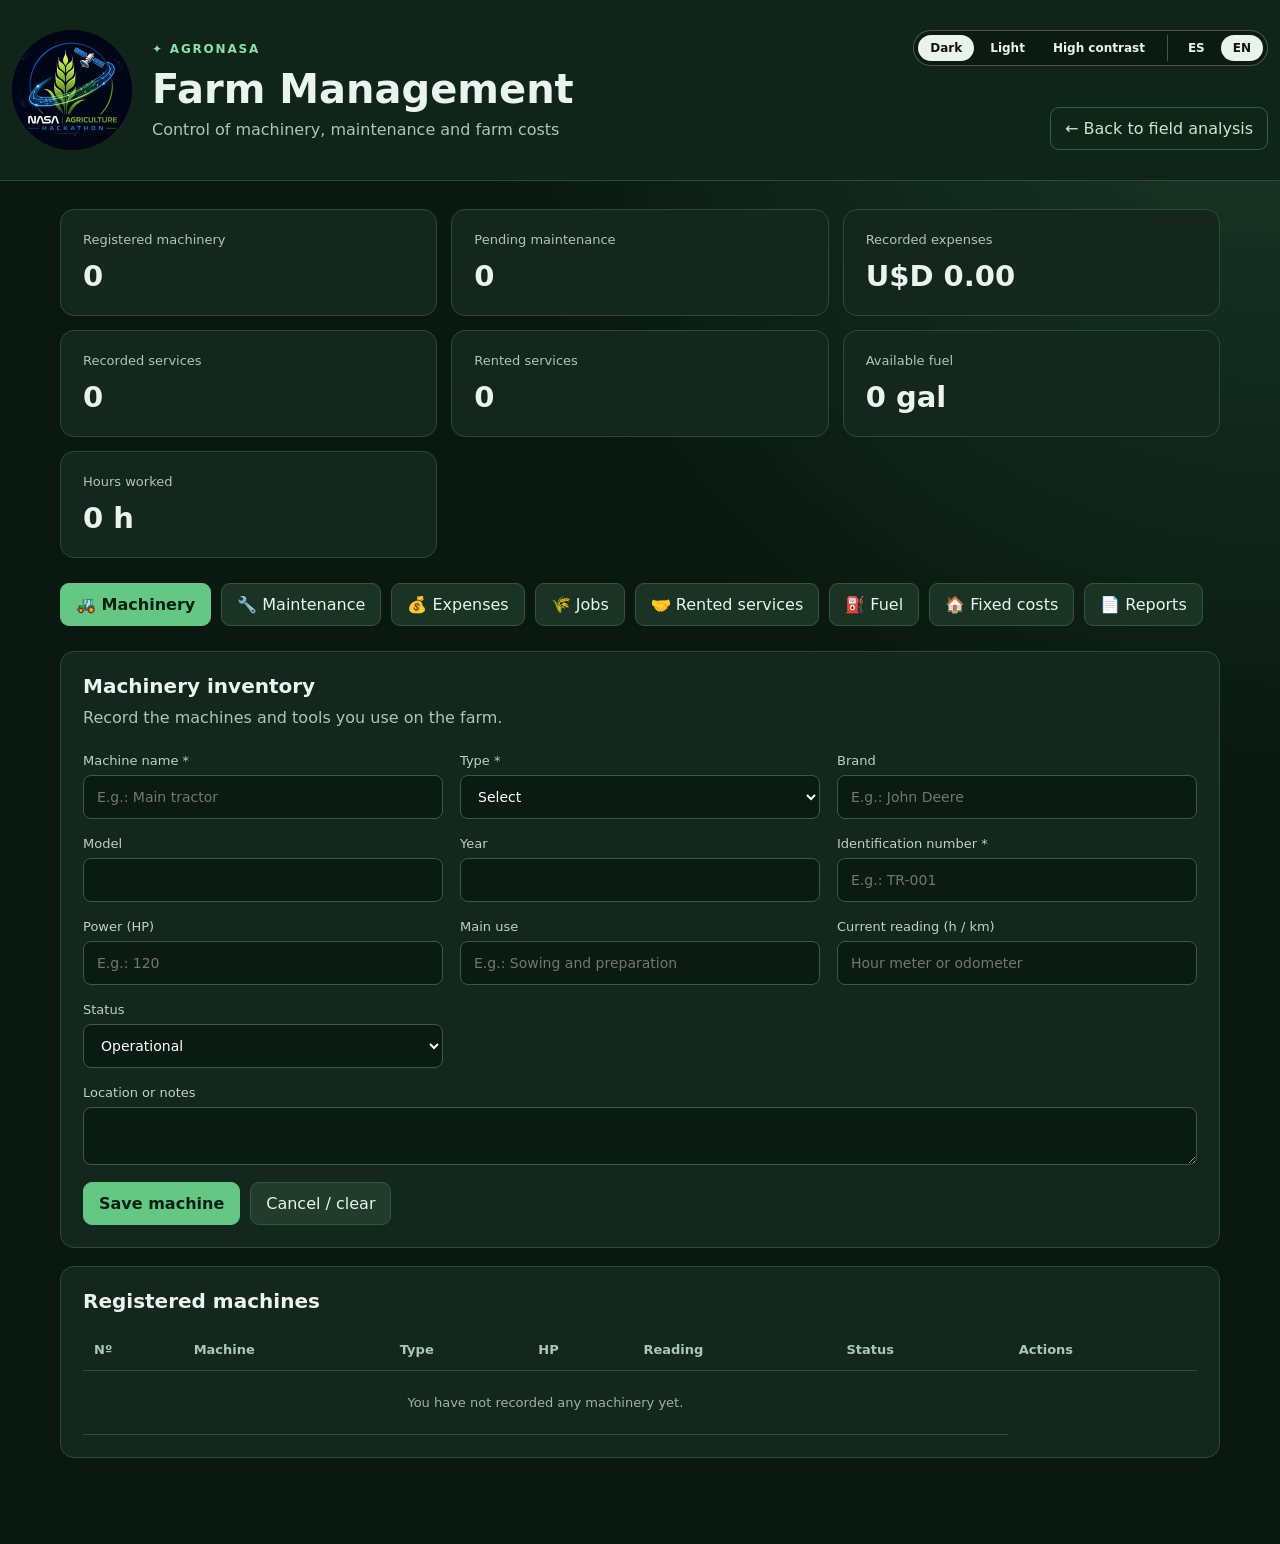
<file: gestion-agricola.html>
<!doctype html>
<html lang="es">
<head>
<meta charset="utf-8"><meta name="viewport" content="width=device-width, initial-scale=1">
<title>AGRONASA</title>
<link rel="icon" href="data:image/svg+xml,<svg xmlns=%22http://www.w3.org/2000/svg%22 viewBox=%220 0 100 100%22><text y=%22.9em%22 font-size=%2290%22>🌱</text></svg>">
<link rel="stylesheet" href="gestion-agricola.css">
<link rel="stylesheet" href="tema.css">
<link rel="stylesheet" href="gestion-agricola-tema.css">
<script src="tema.js"></script>
<script src="i18n-en.js?v=5"></script>
<script src="i18n.js?v=5"></script>
<script src="gestion-agricola.js" defer></script>
</head>
<body>
<header class="cabecera"><img class="logo-cabecera" src="imagenes/logo_nasa_agri_2.png" alt="Logo AgroNasa"><div class="titulo-cabecera"><span class="marca">✦ AGRONASA</span><h1>Gestión Agrícola</h1><p>Control de maquinaria, mantenimiento y costos del campo</p></div><div class="tema-selector" role="group" aria-label="Contraste de la pantalla"><button type="button" data-tema-opcion="oscuro" aria-pressed="true">Oscuro</button><button type="button" data-tema-opcion="claro" aria-pressed="false">Claro</button><button type="button" data-tema-opcion="alto" aria-pressed="false">Alto contraste</button></div><a class="volver" href="index.html">← Volver al análisis de parcelas</a></header>
<main class="contenedor">
<section class="indicadores" aria-label="Resumen administrativo">
<div class="indicador"><span>Maquinaria registrada</span><strong id="totalMaquinas">0</strong></div><div class="indicador"><span>Mantenimientos pendientes</span><strong id="totalPendientes">0</strong></div><div class="indicador"><span>Gastos registrados</span><strong id="totalGastos">$ 0</strong></div><div class="indicador"><span>Servicios registrados</span><strong id="totalServicios">0</strong></div><div class="indicador"><span>Servicios alquilados</span><strong id="totalAlquileres">0</strong></div><div class="indicador"><span>Combustible disponible</span><strong id="totalLitros">0 L</strong></div><div class="indicador"><span>Horas trabajadas</span><strong id="totalHoras">0 h</strong></div>
</section>
<nav class="pestanas" aria-label="Secciones de gestión"><button class="pestana activa" data-tab="maquinaria" type="button">🚜 Maquinaria</button><button class="pestana" data-tab="mantenimiento" type="button">🔧 Mantenimiento</button><button class="pestana" data-tab="gastos" type="button">💰 Gastos</button><button class="pestana" data-tab="trabajos" type="button">🌾 Trabajos</button><button class="pestana" data-tab="alquileres" type="button">🤝 Servicios alquilados</button><button class="pestana" data-tab="combustible" type="button">⛽ Combustible</button><button class="pestana" data-tab="fijos" type="button">🏠 Gastos fijos</button><button class="pestana" data-tab="informes" type="button">📄 Informes</button></nav>
<section class="seccion activa" id="maquinaria"><div class="panel"><h2>Inventario de maquinaria</h2><p>Registrá las máquinas y herramientas que utilizás en el establecimiento.</p><form id="formMaquina" class="formulario"><input type="hidden" id="maquinaId"><label>Nombre de la máquina *<input id="maquinaNombre" maxlength="80" required placeholder="Ej.: Tractor principal"></label><label>Tipo *<select id="maquinaTipo" required><option value="">Seleccionar</option><option>Tractor</option><option>Sembradora</option><option>Cosechadora</option><option>Pulverizadora</option><option>Implemento</option><option>Camión</option><option>Camioneta</option><option>Otro</option></select></label><label>Marca<input id="maquinaMarca" maxlength="60" placeholder="Ej.: John Deere"></label><label>Modelo<input id="maquinaModelo" maxlength="60"></label><label>Año<input id="maquinaAnio" type="number" min="1900" max="2100"></label><label>Número identificador *<input id="maquinaNumero" maxlength="30" required placeholder="Ej.: TR-001"></label><label>Potencia (HP)<input id="maquinaPotencia" type="number" min="0" step="0.1" placeholder="Ej.: 120"></label><label>Uso principal<input id="maquinaUso" maxlength="100" placeholder="Ej.: Siembra y preparación"></label><label>Lectura actual (h / km)<input id="maquinaLectura" type="number" min="0" step="0.1" placeholder="Horómetro u odómetro"></label><label>Estado<select id="maquinaEstado"><option>Operativa</option><option>En mantenimiento</option><option>Fuera de servicio</option></select></label><label class="ancho">Ubicación u observaciones<textarea id="maquinaNotas" rows="2" maxlength="500"></textarea></label><div class="acciones ancho"><button class="primario" type="submit" id="guardarMaquina">Guardar máquina</button><button type="reset" class="secundario">Cancelar / limpiar</button></div></form></div><div class="panel"><h2>Máquinas registradas</h2><div class="tabla-scroll"><table><thead><tr><th>Nº</th><th>Máquina</th><th>Tipo</th><th>HP</th><th>Lectura</th><th>Estado</th><th>Acciones</th></tr></thead><tbody id="tablaMaquinas"></tbody></table></div></div></section>
<section class="seccion" id="mantenimiento"><div class="panel"><h2>Mantenimiento y service</h2><p>Registrá los trabajos realizados y los servicios programados.</p><form id="formServicio" class="formulario"><input type="hidden" id="servicioId"><label>Máquina *<select id="servicioMaquina" required></select></label><label>Tipo de mantenimiento *<select id="servicioTipo" required><option>Preventivo</option><option>Correctivo</option><option>Cambio de aceite</option><option>Reparación</option><option>Otro</option></select></label><label>Lectura de service (h / km)<input id="servicioLectura" type="number" min="0" step="0.1"></label><label>Próximo service (h / km)<input id="servicioProximaLectura" type="number" min="0" step="0.1"></label><label>Fecha programada *<input id="servicioFecha" type="date" required></label><label>Estado<select id="servicioEstado"><option>Pendiente</option><option>Realizado</option></select></label><label>Costo (ARS)<input id="servicioCosto" type="number" min="0" step="0.01" value="0"></label><label class="ancho">Detalle<textarea id="servicioDetalle" rows="2" maxlength="500"></textarea></label><div class="acciones ancho"><button class="primario" type="submit">Guardar mantenimiento</button><button type="reset" class="secundario">Cancelar / limpiar</button></div></form></div><div class="panel"><h2>Historial de mantenimiento</h2><div class="tabla-scroll"><table><thead><tr><th>Máquina</th><th>Trabajo</th><th>Fecha</th><th>Estado</th><th>Costo</th><th>Acciones</th></tr></thead><tbody id="tablaServicios"></tbody></table></div></div></section>
<section class="seccion" id="gastos"><div class="panel"><h2>Registro de gastos</h2><p>Registrá costos de combustible, insumos, reparaciones y producción. Los costos de mantenimiento se muestran por separado para evitar sumarlos dos veces.</p><form id="formGasto" class="formulario"><input type="hidden" id="gastoId"><label>Fecha *<input id="gastoFecha" type="date" required></label><label>Categoría *<select id="gastoCategoria"><option>Combustible</option><option>Semillas</option><option>Fertilizantes</option><option>Repuestos</option><option>Mano de obra</option><option>Producción</option><option>Otro</option></select></label><label>Importe (ARS) *<input id="gastoImporte" type="number" min="0.01" step="0.01" required></label><label>Parcela o sector<input id="gastoParcela" maxlength="80" placeholder="Opcional"></label><label class="ancho">Descripción<textarea id="gastoDetalle" rows="2" maxlength="500"></textarea></label><div class="acciones ancho"><button class="primario" type="submit">Guardar gasto</button><button type="reset" class="secundario">Cancelar / limpiar</button></div></form></div><div class="panel"><h2>Gastos registrados</h2><div class="tabla-scroll"><table><thead><tr><th>Fecha</th><th>Categoría</th><th>Parcela</th><th>Descripción</th><th>Importe</th><th>Acciones</th></tr></thead><tbody id="tablaGastos"></tbody></table></div></div></section>

<section class="seccion" id="trabajos"><div class="panel"><h2>Trabajos realizados por parcela</h2><p>Registrá las horas de maquinaria, superficie y consumo de gasoil de cada tarea. Las horas y kilómetros se registran según el tipo de máquina.</p><form id="formTrabajo" class="formulario"><input type="hidden" id="trabajoId"><label>Fecha *<input id="trabajoFecha" type="date" required></label><label>Máquina *<select id="trabajoMaquina" required></select></label><label>Parcela *<input id="trabajoParcela" maxlength="90" required placeholder="Ej.: Lote norte"></label><label>Tarea *<select id="trabajoTarea"><option>Siembra</option><option>Cosecha</option><option>Preparación del suelo</option><option>Pulverización</option><option>Transporte</option><option>Otra</option></select></label><label>Horas trabajadas<input id="trabajoHoras" type="number" min="0" step="0.1" value="0"></label><label>Kilómetros recorridos<input id="trabajoKm" type="number" min="0" step="0.1" value="0"></label><label>Superficie trabajada (ha)<input id="trabajoHa" type="number" min="0" step="0.01" value="0"></label><label>Gasoil consumido (litros)<input id="trabajoLitros" type="number" min="0" step="0.01" value="0"></label><label>Costo adicional (ARS)<input id="trabajoCosto" type="number" min="0" step="0.01" value="0"></label><label class="ancho">Detalle<textarea id="trabajoDetalle" maxlength="500" rows="2"></textarea></label><div class="acciones ancho"><button class="primario" type="submit">Guardar trabajo</button><button class="secundario" type="reset">Cancelar / limpiar</button></div></form></div><div class="panel"><h2>Registro de trabajos</h2><div class="tabla-scroll"><table><thead><tr><th>Fecha</th><th>Máquina</th><th>Parcela / tarea</th><th>Horas / km</th><th>Ha</th><th>Gasoil</th><th>Costo adicional</th><th>Acciones</th></tr></thead><tbody id="tablaTrabajos"></tbody></table></div></div></section>
<section class="seccion" id="alquileres"><div class="panel"><h2>Servicios alquilados o contratados</h2><p>Registrá las labores que contrataste a terceros cuando no contás con la máquina propia (siembra, cosecha o trilla, pulverización, labranza): qué servicio fue, con qué maquinaria, en qué parcela, para qué y a qué costo.</p><form id="formAlquiler" class="formulario"><input type="hidden" id="alquilerId"><label>Fecha *<input id="alquilerFecha" type="date" required></label><label>Servicio alquilado *<select id="alquilerServicio"><option>Siembra</option><option>Cosecha / trilla</option><option>Pulverización</option><option>Labranza</option><option>Fertilización</option><option>Transporte</option><option>Otro</option></select></label><label>Maquinaria alquilada<input id="alquilerMaquinaria" maxlength="90" placeholder="Ej.: Pulverizadora autopropulsada"></label><label>Proveedor o contratista<input id="alquilerProveedor" maxlength="90" placeholder="Ej.: Servicios Agrícolas del Norte"></label><label>Parcela *<input id="alquilerParcela" maxlength="90" required placeholder="Ej.: Lote norte"></label><label>Cultivo / etapa de la campaña<input id="alquilerCultivo" maxlength="90" placeholder="Ej.: Soja, inicio de floración"></label><label>Superficie trabajada (ha)<input id="alquilerHa" type="number" min="0" step="0.01" value="0"></label><label>Costo del servicio (ARS) *<input id="alquilerCosto" type="number" min="0" step="0.01" required></label><label class="ancho">Motivo (para qué se alquiló)<input id="alquilerMotivo" maxlength="160" placeholder="Ej.: Control de malezas o de insectos"></label><label class="ancho">Observaciones<textarea id="alquilerDetalle" maxlength="500" rows="2"></textarea></label><div class="acciones ancho"><button class="primario" type="submit">Guardar servicio</button><button class="secundario" type="reset">Cancelar / limpiar</button></div></form><p class="advertencia">No dupliques este costo en la pestaña Gastos: ya se contabiliza aquí.</p></div><div class="panel"><h2>Servicios alquilados registrados</h2><div class="tabla-scroll"><table><thead><tr><th>Fecha</th><th>Servicio</th><th>Maquinaria / proveedor</th><th>Parcela</th><th>Cultivo / etapa</th><th>Ha</th><th>Motivo</th><th>Costo</th><th>Acciones</th></tr></thead><tbody id="tablaAlquileres"></tbody></table></div></div></section>
<section class="seccion" id="combustible"><div class="panel"><h2>Movimientos de combustible</h2><p>Registrá las compras de gasoil y otros ajustes de existencias. El consumo registrado en Trabajos se descuenta automáticamente. Los importes de compra se contabilizan como gastos de combustible.</p><form id="formCombustible" class="formulario"><input type="hidden" id="combustibleId"><label>Fecha *<input id="combustibleFecha" type="date" required></label><label>Movimiento *<select id="combustibleTipo"><option value="Ingreso">Ingreso / compra</option><option value="Ajuste positivo">Ajuste positivo</option><option value="Ajuste negativo">Ajuste negativo</option></select></label><label>Litros *<input id="combustibleLitros" type="number" min="0.01" step="0.01" required></label><label>Importe de compra (ARS)<input id="combustibleImporte" type="number" min="0" step="0.01" value="0"></label><label class="ancho">Proveedor / detalle<textarea id="combustibleDetalle" maxlength="500" rows="2"></textarea></label><div class="acciones ancho"><button class="primario" type="submit">Guardar movimiento</button><button class="secundario" type="reset">Cancelar / limpiar</button></div></form><p class="advertencia">No dupliques las compras de combustible en la pestaña Gastos: ya se contabilizan aquí.</p></div><div class="panel"><h2>Balance de gasoil</h2><div id="balanceCombustible" class="balance"></div><div class="tabla-scroll"><table><thead><tr><th>Fecha</th><th>Movimiento</th><th>Litros</th><th>Importe</th><th>Detalle</th><th>Acciones</th></tr></thead><tbody id="tablaCombustible"></tbody></table></div></div></section>
<section class="seccion" id="fijos"><div class="panel"><h2>Gastos fijos del establecimiento</h2><p>Registrá sueldos, electricidad, alquileres, seguros y otros gastos fijos por período. Cada registro representa un gasto efectivamente declarado, no se multiplica automáticamente por los meses.</p><form id="formFijo" class="formulario"><input type="hidden" id="fijoId"><label>Mes *<input id="fijoMes" type="month" required></label><label>Categoría *<select id="fijoCategoria"><option>Sueldos</option><option>Electricidad</option><option>Alquiler</option><option>Seguros</option><option>Impuestos</option><option>Administración</option><option>Otro</option></select></label><label>Importe (ARS) *<input id="fijoImporte" type="number" min="0.01" step="0.01" required></label><label class="ancho">Descripción<textarea id="fijoDetalle" maxlength="500" rows="2"></textarea></label><div class="acciones ancho"><button class="primario" type="submit">Guardar gasto fijo</button><button class="secundario" type="reset">Cancelar / limpiar</button></div></form></div><div class="panel"><h2>Gastos fijos registrados</h2><div class="tabla-scroll"><table><thead><tr><th>Mes</th><th>Categoría</th><th>Descripción</th><th>Importe</th><th>Acciones</th></tr></thead><tbody id="tablaFijos"></tbody></table></div></div></section>
<section class="seccion" id="informes"><div class="panel"><h2>Informes administrativos</h2><p>Generá un resumen de maquinaria, trabajos, servicios alquilados, mantenimiento, combustible y gastos. Los cálculos son descriptivos; no estiman rentabilidad sin ingresos de producción.</p><div id="vistaInforme" class="vista-informe"></div><div class="acciones"><button id="imprimirInforme" class="primario" type="button">Imprimir / guardar como PDF</button><button id="exportarDatos" class="secundario" type="button">Exportar respaldo JSON</button><label class="boton-archivo">Importar respaldo JSON<input id="importarDatos" type="file" accept="application/json,.json" hidden></label></div><p class="advertencia">Los datos se guardan únicamente en este navegador. No se sincronizan entre dispositivos. Exportá respaldos regularmente. La información administrativa es declarada por el usuario.</p></div></section>
<p id="mensaje" role="status" aria-live="polite"></p>
</main>
</body></html>
</file>
<file: gestion-agricola.css>
:root {
  font-family:
    Inter,
    system-ui,
    -apple-system,
    Segoe UI,
    sans-serif;
  color: #eaf4ee;
  background: #091810;
  color-scheme: dark;
}
* {
  box-sizing: border-box;
}
body {
  margin: 0;
  min-height: 100vh;
  background:
    radial-gradient(circle at top right, #1b3929 0, transparent 40%), #091810;
}
.cabecera {
  padding: 30px max(20px, calc((100vw - 1160px) / 2));
  background: #10251a;
  border-bottom: 1px solid #2c4a38;
  display: flex;
  align-items: center;
  justify-content: space-between;
  gap: 20px;
}
.marca {
  font-weight: 800;
  letter-spacing: 0.15em;
  color: #8ee0a8;
  font-size: 12px;
}
h1 {
  font-size: clamp(28px, 4vw, 40px);
  margin: 9px 0 6px;
}
h2 {
  font-size: 20px;
  margin: 0 0 8px;
}
p {
  color: #aec5b6;
  line-height: 1.55;
  margin: 0 0 16px;
}
.cabecera p {
  margin: 0;
}
.volver {
  color: #c5e9d0;
  text-decoration: none;
  border: 1px solid #385c44;
  padding: 11px 14px;
  border-radius: 9px;
}
.volver:hover {
  background: #254432;
}
.contenedor {
  max-width: 1200px;
  padding: 28px 20px 70px;
  margin: auto;
}
.indicadores {
  display: grid;
  grid-template-columns: repeat(4, minmax(0, 1fr));
  gap: 14px;
}
.indicador,
.panel {
  background: #14271e;
  border: 1px solid #2d4a39;
  border-radius: 14px;
  padding: 22px;
}
.indicador span {
  display: block;
  color: #acc9b7;
  font-size: 13px;
}
.indicador strong {
  display: block;
  font-size: 29px;
  margin-top: 12px;
  overflow-wrap: anywhere;
}
.pestanas {
  display: flex;
  gap: 10px;
  flex-wrap: wrap;
  margin: 25px 0;
}
.pestana,
button,
.boton-archivo {
  font: inherit;
  cursor: pointer;
  border-radius: 9px;
  padding: 11px 15px;
  border: 1px solid #355542;
  color: #e9f5ed;
  background: #1a3325;
}
.pestana.activa,
.primario {
  background: #65c784;
  border-color: #65c784;
  color: #092012;
  font-weight: 750;
}
.pestana:hover,
button:hover,
.boton-archivo:hover {
  filter: brightness(1.1);
}
.seccion {
  display: none;
}
.seccion.activa {
  display: grid;
  gap: 18px;
}
.formulario {
  display: grid;
  grid-template-columns: repeat(3, minmax(0, 1fr));
  gap: 17px;
  margin-top: 22px;
}
label {
  display: flex;
  flex-direction: column;
  gap: 7px;
  color: #b9d5c4;
  font-size: 13px;
}
input,
select,
textarea {
  width: 100%;
  border: 1px solid #3a5a47;
  border-radius: 8px;
  background: #091b12;
  color: #fff;
  padding: 12px 13px;
  font: inherit;
  font-size: 14px;
  min-height: 44px;
}
textarea {
  resize: vertical;
}
.ancho {
  grid-column: 1/-1;
}
.acciones {
  display: flex;
  gap: 10px;
  flex-wrap: wrap;
  align-items: center;
}
.secundario {
  background: #213b2c;
}
.tabla-scroll {
  overflow: auto;
  margin-top: 16px;
}
table {
  border-collapse: collapse;
  width: 100%;
  min-width: 700px;
  text-align: left;
}
th,
td {
  padding: 13px 11px;
  border-bottom: 1px solid #31503c;
  font-size: 13px;
  vertical-align: top;
}
th {
  color: #a9c8b5;
  font-weight: 600;
}
td {
  overflow-wrap: anywhere;
}
td button {
  font-size: 12px;
  padding: 7px 10px;
  margin: 2px;
}
.peligro {
  color: #ffc7c7;
  border-color: #7a4545;
  background: #432525;
}
.vacio {
  text-align: center;
  color: #9ab6a4;
  padding: 24px;
}
.estado {
  display: inline-block;
  border-radius: 20px;
  padding: 4px 8px;
  background: #294d37;
}
.estado.pendiente {
  background: #584629;
  color: #ffe6a5;
}
.vista-informe {
  background: #0d1e15;
  padding: 20px;
  border-radius: 10px;
  border: 1px solid #2d4a39;
  margin-bottom: 20px;
}
.vista-informe h3 {
  margin: 15px 0 8px;
}
.vista-informe ul {
  padding-left: 20px;
}
.advertencia {
  margin-top: 20px;
  font-size: 13px;
}
.boton-archivo {
  display: inline-block;
}
#mensaje {
  margin-top: 16px;
  color: #b0e9bc;
}
@media (max-width: 900px) {
  .indicadores {
    grid-template-columns: repeat(2, 1fr);
  }
  .formulario {
    grid-template-columns: repeat(2, 1fr);
  }
}
@media (max-width: 600px) {
  .cabecera {
    flex-direction: column;
    align-items: flex-start;
  }
  .indicadores,
  .formulario {
    grid-template-columns: 1fr;
  }
  .contenedor {
    padding: 20px 14px;
  }
  .panel {
    padding: 16px;
  }
  .pestanas {
    display: grid;
    grid-template-columns: repeat(2, 1fr);
  }
  .pestana {
    font-size: 13px;
  }
  .indicador {
    padding: 16px;
  }
}
@media print {
  body {
    background: #fff;
    color: #111;
  }
  .cabecera,
  .indicadores,
  .pestanas,
  .seccion,
  .acciones,
  .advertencia,
  #mensaje {
    display: none !important;
  }
  .contenedor {
    padding: 0;
  }
  .seccion#informes {
    display: block !important;
  }
  .seccion#informes .panel {
    border: 0;
    background: #fff;
    color: #111;
    padding: 0;
  }
  .seccion#informes .panel > p {
    color: #333;
  }
  .vista-informe {
    background: #fff;
    color: #111;
    border: 0;
    padding: 0;
  }
  .vista-informe * {
    color: #111 !important;
  }
}

/* Extensión administrativa */
.indicadores {
  grid-template-columns: repeat(3, minmax(0, 1fr));
}
.balance {
  padding: 16px;
  border: 1px solid #376247;
  background: #0c2016;
  border-radius: 9px;
  line-height: 1.7;
  color: #d8f1df;
  margin: 14px 0;
}
.tabla-scroll table {
  min-width: 780px;
}
.pestana:focus-visible,
button:focus-visible,
a:focus-visible {
  outline: 2px solid #a3f0b7;
  outline-offset: 3px;
}
@media (max-width: 800px) {
  .indicadores {
    grid-template-columns: repeat(2, minmax(0, 1fr));
  }
}
@media (max-width: 520px) {
  .indicadores {
    grid-template-columns: 1fr;
  }
}
.msg-form {
  margin: 0;
  padding: 10px 14px;
  border-radius: 10px;
  font-weight: 600;
}
.msg-form:empty {
  display: none;
}
.msg-form[data-tipo="error"] {
  color: #ffd6d6;
  background: rgba(224, 82, 82, 0.15);
  border: 1px solid #e05252;
}
.msg-form[data-tipo="ok"] {
  color: #b8f5c8;
  background: rgba(61, 214, 120, 0.15);
  border: 1px solid #3dd678;
}
.cabecera {
  padding-left: 12px;
  padding-right: 12px;
}
.logo-cabecera {
  width: 120px;
  height: 120px;
  border-radius: 50%;
  object-fit: cover;
  flex: none;
}
.titulo-cabecera {
  margin-right: auto;
}
@media (max-width: 900px) {
  .logo-cabecera {
    width: 80px;
    height: 80px;
  }
}
@media (min-width: 601px) {
  .cabecera {
    display: grid;
    grid-template-columns: auto 1fr auto;
    grid-template-rows: auto auto;
    column-gap: 20px;
    align-items: center;
  }
  .logo-cabecera { grid-column: 1; grid-row: 1 / 3; }
  .titulo-cabecera { grid-column: 2; grid-row: 1 / 3; margin-right: 0; }
  .cabecera .tema-selector { grid-column: 3; grid-row: 1; justify-self: end; align-self: start; margin: 0; }
  .volver { grid-column: 3; grid-row: 2; justify-self: end; align-self: end; margin-top: 12px; }
}
</file>
<file: tema.css>
/* =====================================================================
   Temas de contraste de AgroNasa
   - Oscuro: es el diseño original (styles.css). No se define nada acá.
   - Claro y Alto contraste: redefinen las variables de color.
   El tema elegido se guarda en el navegador (tema.js) y se aplica con
   el atributo data-tema en <html>.
   ===================================================================== */

/* ---------- Modo claro ---------- */
html[data-tema="claro"] {
  --bg: #eef3ec;
  --bg-brillo: #ffffff;
  --panel: #ffffff;
  --panel-2: #f6f9f4;
  --line: #c3d2c7;
  --soil: #7a5a3a;
  --leaf: #1e7d45;
  --leaf-dim: #2f6b48;
  --amber: #9a6200;
  --red: #b83224;
  --text: #13221a;
  --text-dim: #46594d;

  --campo: #ffffff;
  --texto-campo: #13221a;
  --borde-campo: #b5c7ba;
  --texto-etiqueta: #46594d;
  --placeholder: #7d8f83;
  --sobre-acento: #ffffff;
  --resalte: rgba(30, 125, 69, 0.12);
  --lluvia: #1f6fb0;
  --esquema: light;

  --fondo-acceso: linear-gradient(135deg, #e7f3ea, #d6ebdc);
  --titulo-acceso: #13221a;
  --texto-acceso: #46594d;
  --boton-acceso: #1e7d45;
  --boton-acceso-hover: #176638;

  color-scheme: light;
}

/* ---------- Alto contraste ---------- */
/* Negro puro, texto blanco y colores saturados: pensado para baja visión
   o pantallas al sol. */
html[data-tema="alto"] {
  --bg: #000000;
  --bg-brillo: #000000;
  --panel: #000000;
  --panel-2: #000000;
  --line: #ffffff;
  --soil: #ffcc80;
  --leaf: #3dff8a;
  --leaf-dim: #3dff8a;
  --amber: #ffd400;
  --red: #ff6b6b;
  --text: #ffffff;
  --text-dim: #ffffff;

  --campo: #000000;
  --texto-campo: #ffffff;
  --borde-campo: #ffffff;
  --texto-etiqueta: #ffffff;
  --placeholder: #bdbdbd;
  --sobre-acento: #000000;
  --resalte: rgba(61, 255, 138, 0.2);
  --lluvia: #4fc3ff;
  --esquema: dark;

  --fondo-acceso: #000000;
  --titulo-acceso: #ffffff;
  --texto-acceso: #ffffff;
  --boton-acceso: #3dff8a;
  --boton-acceso-hover: #8affb8;

  color-scheme: dark;
}
/* Bordes más gruesos y foco bien visible */
html[data-tema="alto"] .panel,
html[data-tema="alto"] .stat,
html[data-tema="alto"] .strat,
html[data-tema="alto"] select,
html[data-tema="alto"] input,
html[data-tema="alto"] textarea {
  border-width: 2px;
}
html[data-tema="alto"] :focus-visible {
  outline: 3px solid var(--amber) !important;
  outline-offset: 2px;
}
html[data-tema="alto"] a {
  text-decoration: underline;
}

/* ---------- Selector de contraste (arriba a la derecha del encabezado) ---------- */
.tema-selector {
  position: absolute;
  top: 14px;
  right: 14px;
  z-index: 5;
  display: flex;
  gap: 4px;
  padding: 4px;
  border-radius: 999px;
  background: rgba(12, 23, 18, 0.72);
  border: 1px solid rgba(255, 255, 255, 0.25);
}
.tema-selector button {
  background: transparent;
  color: #eaf2ec;
  border: none;
  border-radius: 999px;
  padding: 6px 12px;
  font-family: var(--mono);
  font-size: 12px;
  font-weight: 600;
  cursor: pointer;
}
.tema-selector button:hover {
  background: rgba(255, 255, 255, 0.15);
}
.tema-selector button[aria-pressed="true"] {
  background: #eaf2ec;
  color: #0c1712;
}
.tema-selector button:focus-visible {
  outline: 2px solid #ffd400;
  outline-offset: 1px;
}

@media (max-width: 600px) {
  .tema-selector {
    position: static;
    width: fit-content;
    margin: 0 0 12px auto;
  }
  .tema-selector button {
    padding: 6px 9px;
    font-size: 11px;
  }
}
</file>
<file: gestion-agricola-tema.css>
/* =====================================================================
   Temas de contraste para Gestión Agrícola
   El modo oscuro es el diseño original (gestion-agricola.css): no se toca.
   Este archivo solo cambia colores cuando se elige Claro o Alto contraste
   con el selector (tema.js guarda la elección y la comparte con index.html).
   Va en @media screen para no alterar la versión impresa del informe.
   ===================================================================== */

/* El selector va dentro de la cabecera, junto a "Volver" */
.cabecera .tema-selector {
  position: static;
  margin-left: auto;
}

@media screen {

  /* ---------- Modo claro ---------- */
  html[data-tema="claro"] {
    color: #13221a;
    background: #eef3ec;
    color-scheme: light;
  }
  html[data-tema="claro"] body {
    background: radial-gradient(circle at top right, #dcefe2 0, transparent 40%), #eef3ec;
  }
  html[data-tema="claro"] .cabecera {
    background: #ffffff;
    border-bottom-color: #c3d2c7;
  }
  html[data-tema="claro"] .marca { color: #1e7d45; }
  html[data-tema="claro"] p { color: #46594d; }
  html[data-tema="claro"] .volver { color: #1e7d45; border-color: #9fbfa9; }
  html[data-tema="claro"] .volver:hover { background: #e3f1e7; }
  html[data-tema="claro"] .indicador,
  html[data-tema="claro"] .panel {
    background: #ffffff;
    border-color: #c3d2c7;
  }
  html[data-tema="claro"] .indicador span { color: #46594d; }
  html[data-tema="claro"] .pestana,
  html[data-tema="claro"] button,
  html[data-tema="claro"] .boton-archivo {
    background: #f1f6f2;
    border-color: #b5c7ba;
    color: #13221a;
  }
  html[data-tema="claro"] .secundario { background: #e6efe8; }
  html[data-tema="claro"] .pestana.activa,
  html[data-tema="claro"] .primario {
    background: #1e7d45;
    border-color: #1e7d45;
    color: #ffffff;
  }
  html[data-tema="claro"] label { color: #46594d; }
  html[data-tema="claro"] input,
  html[data-tema="claro"] select,
  html[data-tema="claro"] textarea {
    background: #ffffff;
    border-color: #b5c7ba;
    color: #13221a;
  }
  html[data-tema="claro"] th,
  html[data-tema="claro"] td { border-bottom-color: #d3dfd6; }
  html[data-tema="claro"] th { color: #46594d; }
  html[data-tema="claro"] .peligro {
    background: #fbe9e7;
    border-color: #e0a59e;
    color: #9c2b1f;
  }
  html[data-tema="claro"] .vacio { color: #5d7064; }
  html[data-tema="claro"] .estado { background: #d9eedf; color: #13221a; }
  html[data-tema="claro"] .estado.pendiente { background: #fbecc8; color: #6b4a00; }
  html[data-tema="claro"] .vista-informe {
    background: #f6f9f4;
    border-color: #c3d2c7;
  }
  html[data-tema="claro"] #mensaje { color: #1e7d45; }

  /* ---------- Alto contraste ---------- */
  html[data-tema="alto"] {
    color: #ffffff;
    background: #000000;
    color-scheme: dark;
  }
  html[data-tema="alto"] body { background: #000000; }
  html[data-tema="alto"] .cabecera {
    background: #000000;
    border-bottom: 2px solid #ffffff;
  }
  html[data-tema="alto"] .marca { color: #3dff8a; }
  html[data-tema="alto"] p,
  html[data-tema="alto"] label,
  html[data-tema="alto"] th,
  html[data-tema="alto"] .indicador span,
  html[data-tema="alto"] .vacio { color: #ffffff; }
  html[data-tema="alto"] .volver {
    color: #ffffff;
    border: 2px solid #ffffff;
    text-decoration: underline;
  }
  html[data-tema="alto"] .volver:hover { background: #222222; }
  html[data-tema="alto"] .indicador,
  html[data-tema="alto"] .panel,
  html[data-tema="alto"] .vista-informe {
    background: #000000;
    border: 2px solid #ffffff;
  }
  html[data-tema="alto"] .pestana,
  html[data-tema="alto"] button,
  html[data-tema="alto"] .boton-archivo,
  html[data-tema="alto"] .secundario {
    background: #000000;
    border: 2px solid #ffffff;
    color: #ffffff;
  }
  html[data-tema="alto"] .pestana.activa,
  html[data-tema="alto"] .primario {
    background: #3dff8a;
    border-color: #3dff8a;
    color: #000000;
  }
  html[data-tema="alto"] input,
  html[data-tema="alto"] select,
  html[data-tema="alto"] textarea {
    background: #000000;
    border: 2px solid #ffffff;
    color: #ffffff;
  }
  html[data-tema="alto"] th,
  html[data-tema="alto"] td { border-bottom-color: #ffffff; }
  html[data-tema="alto"] .peligro {
    background: #000000;
    border-color: #ff6b6b;
    color: #ff6b6b;
  }
  html[data-tema="alto"] .estado {
    background: #000000;
    border: 1px solid #3dff8a;
    color: #3dff8a;
  }
  html[data-tema="alto"] .estado.pendiente {
    border-color: #ffd400;
    color: #ffd400;
  }
  html[data-tema="alto"] #mensaje { color: #3dff8a; }
  html[data-tema="alto"] :focus-visible {
    outline: 3px solid #ffd400 !important;
    outline-offset: 2px;
  }
}

/* Los botones del selector conservan su propio estilo (tema.css) en cualquier modo */
html[data-tema] .tema-selector button {
  background: transparent;
  border: none;
  color: #eaf2ec;
}
html[data-tema] .tema-selector button:hover {
  background: rgba(255, 255, 255, 0.15);
}
html[data-tema] .tema-selector button[aria-pressed="true"] {
  background: #eaf2ec;
  color: #0c1712;
}
</file>
